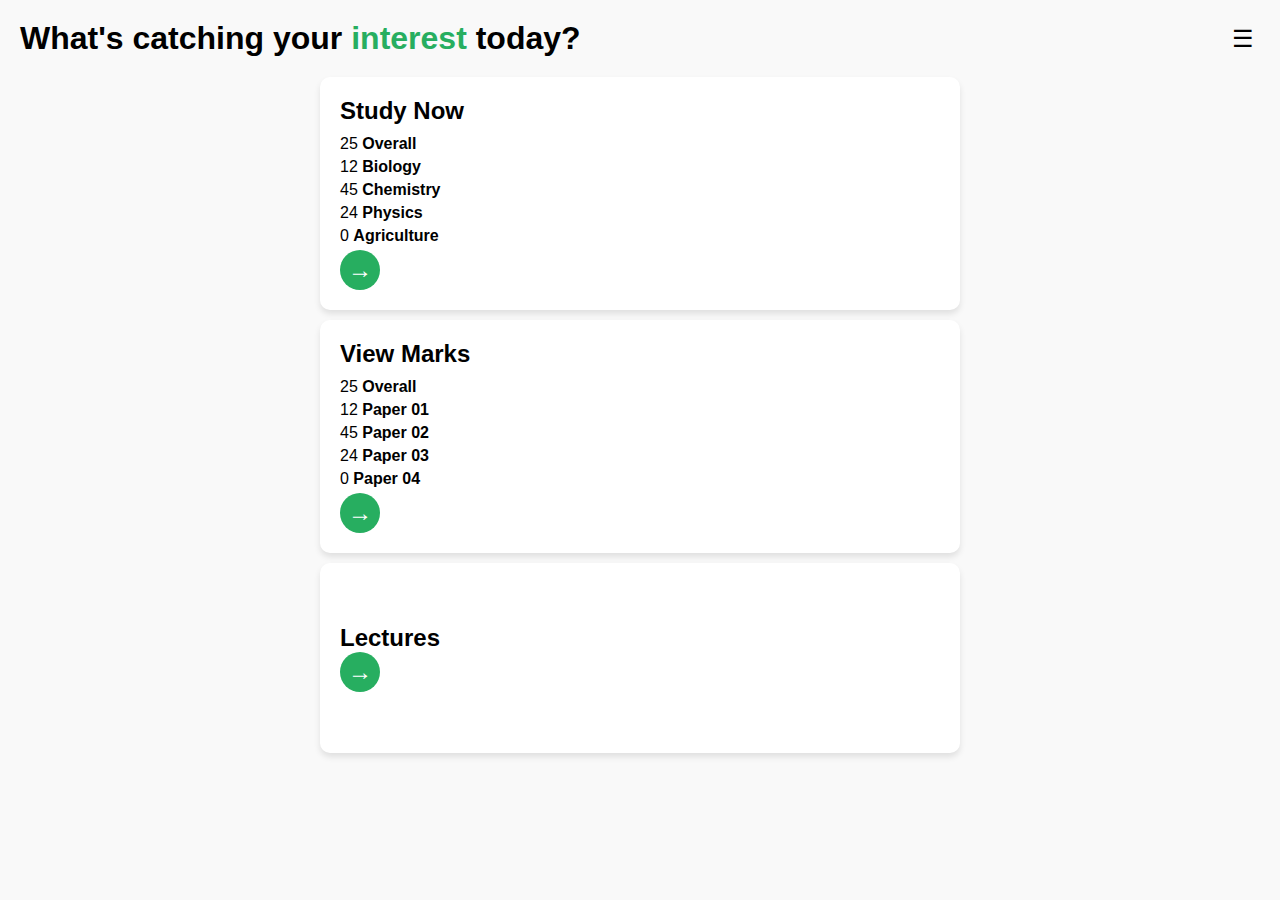
<file: index.html>
<!DOCTYPE html>
<html lang="en">
<head>
    <meta charset="UTF-8">
    <meta name="viewport" content="width=device-width, initial-scale=1.0">
    <title>Interest Page with Hamburger Menu</title>
    <link rel="stylesheet" href="styles.css">
</head>
<body>
    <div class="container">
        <header>
            <h1>What's catching your <span class="highlight">interest</span> today?</h1>
            <button class="hamburger-menu" id="menuButton">☰</button>
            <nav class="menu" id="navMenu">
                <ul>
                    <li><button class="nav-button">Home</button></li>
                    <li><button class="nav-button" onclick="gotoStudy()">Study</button></li>
                    <li><button class="nav-button" onclick="gotoLectures()">Lectures</button></li>
                    <li><button class="nav-button">Notifications</button></li>
                </ul>
            </nav>
        </header>
        
        
        <div class="card">
            <div class="content">
                <h2>Study Now</h2>
                <div class="details">
                    <p>25 <span>Overall</span></p>
                    <p>12 <span>Biology</span></p>
                    <p>45 <span>Chemistry</span></p>
                    <p>24 <span>Physics</span></p>
                    <p>0 <span>Agriculture</span></p>
                </div>
                <button class="navigate-button">→</button>
            </div>
        </div>
        <div class="card">
            <div class="content">
                <h2>View Marks</h2>
                <div class="details">
                    <p>25 <span>Overall</span></p>
                    <p>12 <span>Paper 01</span></p>
                    <p>45 <span>Paper 02</span></p>
                    <p>24 <span>Paper 03</span></p>
                    <p>0 <span>Paper 04</span></p>
                </div>
                <button class="navigate-button">→</button>
            </div>
        </div>
        <div class="card">
            <div class="content">
                <h2>Lectures</h2>
                <button class="navigate-button">→</button>
            </div>
        </div>
    </div>
    <script src="script.js"></script>
</body>
</html>
</file>
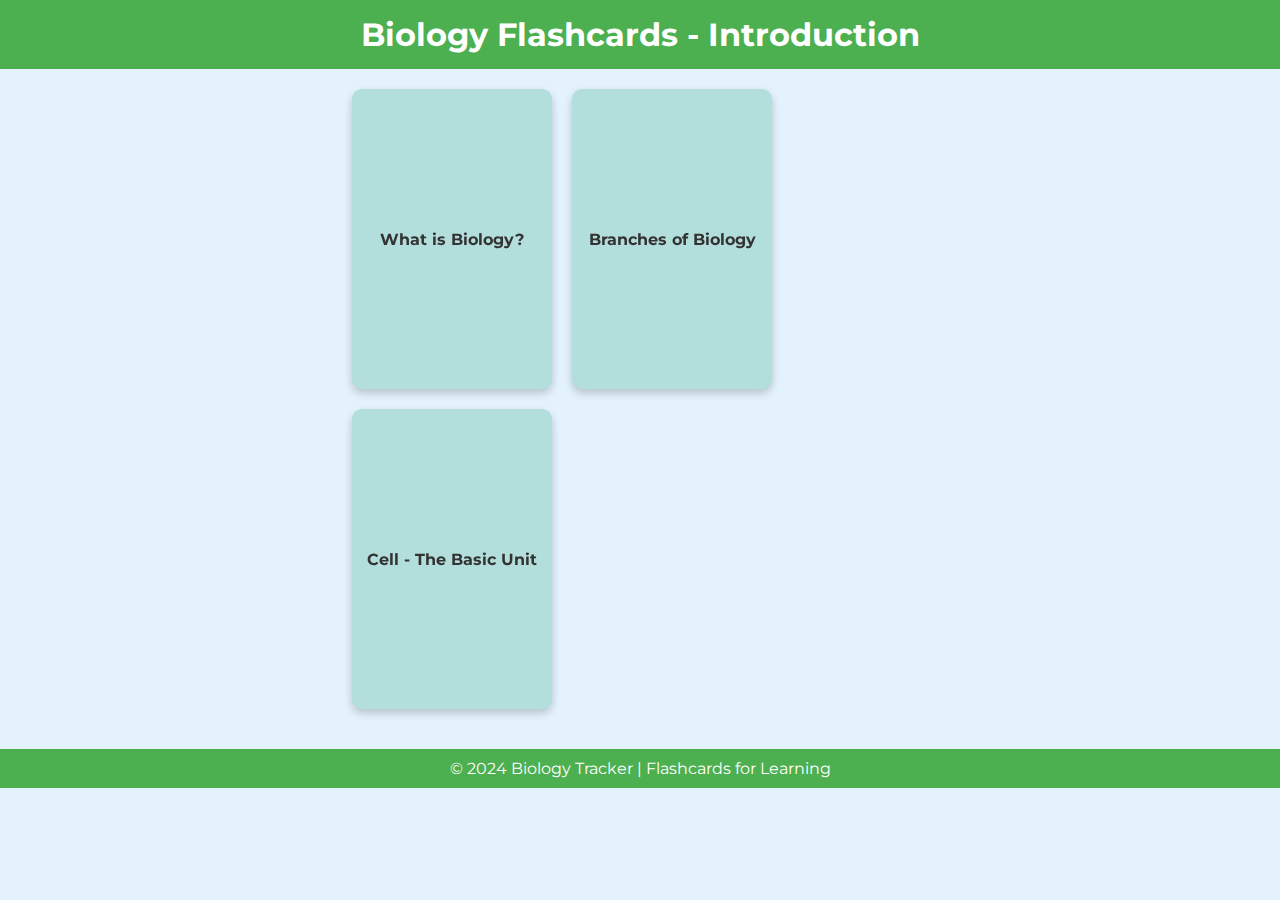
<file: flashcards-bio.html>
<!DOCTYPE html>
<html lang="en">
<head>
    <meta charset="UTF-8">
    <meta name="viewport" content="width=device-width, initial-scale=1.0">
    <title>Biology Flashcards - Introduction</title>
    <link rel="stylesheet" href="flashcards-bio.css">
    <link href="https://fonts.googleapis.com/css2?family=Montserrat:wght@400;700&display=swap" rel="stylesheet">
</head>
<body>
    <header>
        <h1>Biology Flashcards - Introduction</h1>
    </header>

    <main>
        <div class="flashcards-container">
            <!-- Flashcard 1 -->
            <div class="flashcard" onclick="flipCard(this)">
                <div class="flashcard-inner">
                    <div class="flashcard-front">
                        <p>What is Biology?</p>
                    </div>
                    <div class="flashcard-back">
                        <p>Biology is the scientific study of life and living organisms, including their structure, function, growth, evolution, and distribution.</p>
                    </div>
                </div>
            </div>

            <!-- Flashcard 2 -->
            <div class="flashcard" onclick="flipCard(this)">
                <div class="flashcard-inner">
                    <div class="flashcard-front">
                        <p>Branches of Biology</p>
                    </div>
                    <div class="flashcard-back">
                        <p>Key branches include botany (plants), zoology (animals), microbiology (microorganisms), and more.</p>
                    </div>
                </div>
            </div>

            <!-- Flashcard 3 -->
            <div class="flashcard" onclick="flipCard(this)">
                <div class="flashcard-inner">
                    <div class="flashcard-front">
                        <p>Cell - The Basic Unit</p>
                    </div>
                    <div class="flashcard-back">
                        <p>Cells are the basic structural and functional units of all living organisms.</p>
                    </div>
                </div>
            </div>

            <!-- Add more cards as needed -->
        </div>
    </main>

    <footer>
        <p>© 2024 Biology Tracker | Flashcards for Learning</p>
    </footer>

    <script src="flashcards.js"></script>
</body>
</html>
</file>
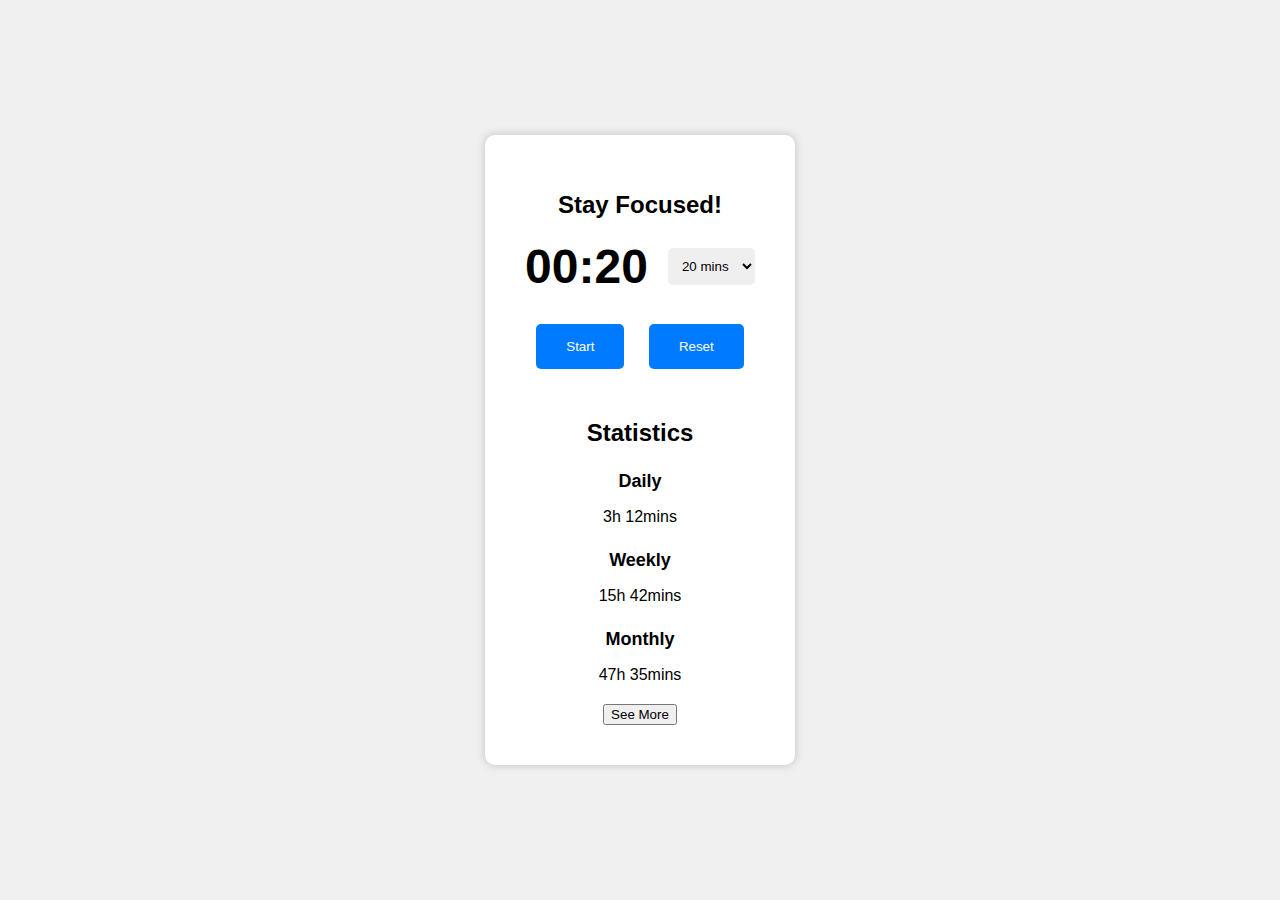
<file: focused.html>
<!DOCTYPE html>
<html lang="en">
<head>
    <meta charset="UTF-8">
    <meta name="viewport" content="width=device-width, initial-scale=1.0">
    <title>Focus Timer</title>
    <link rel="stylesheet" href="focused-styles.css">
</head>
<body>
    <div class="container">
        <h1>Stay Focused!</h1>
        <div class="timer-container">
            <div class="timer-display">
                <span id="minutes">20</span>:<span id="seconds">00</span>
            </div>
            <select id="timer-select">
                <option value="20">20 mins</option>
                <option value="30">30 mins</option>
                <option value="45">45 mins</option>
            </select>
        </div>
        <div class="buttons">
            <button id="start-pause">Start</button>
            <button id="reset">Reset</button>
        </div>
        <div class="statistics">
            <h2>Statistics</h2>
            <div class="stat-item">
                <h4>Daily</h4>
                <p id="daily-time">3h 12mins</p>
            </div>
            <div class="stat-item">
                <h4>Weekly</h4>
                <p id="weekly-time">15h 42mins</p>
            </div>
            <div class="stat-item">
                <h4>Monthly</h4>
                <p id="monthly-time">47h 35mins</p>
            </div>
            <button class="see-more-button" onclick="goToLeaderboard()">See More</button>

        </div>
    </div>
    <script src="focused.script.js"></script>
</body>
</html>
</file>
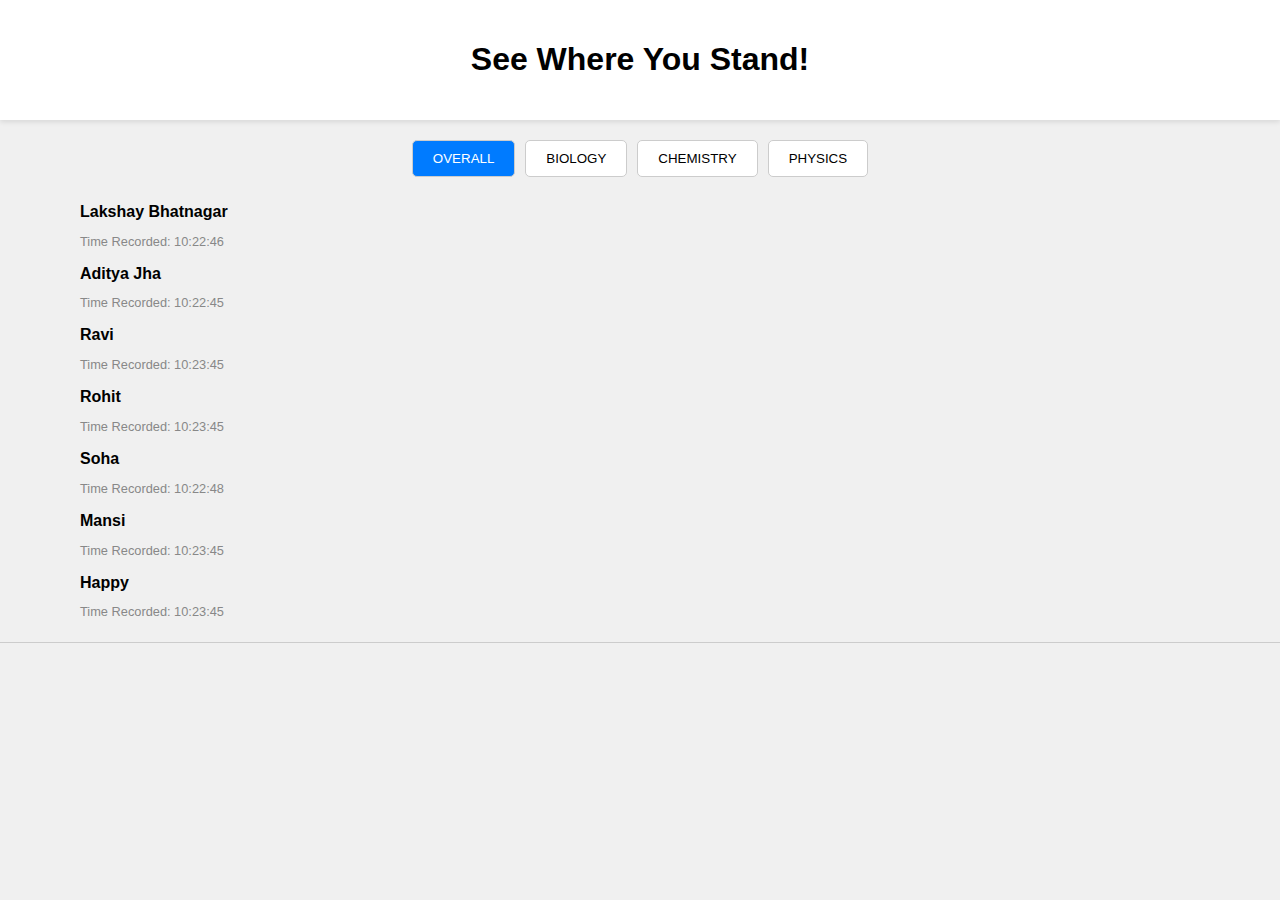
<file: leaderboard.html>
<!DOCTYPE html>
<html lang="en">
<head>
    <meta charset="UTF-8">
    <meta name="viewport" content="width=device-width, initial-scale=1.0">
    <title>See Where You Stand</title>
    <link rel="stylesheet" href="leaderboard.css">
</head>
<body>
    <header>
        <h1>See Where You Stand!</h1>
    </header>
    <main>
        <div class="tabs">
            <button class="tab active">OVERALL</button>
            <button class="tab">BIOLOGY</button>
            <button class="tab">CHEMISTRY</button>
            <button class="tab">PHYSICS</button>
        </div>
        <div class="ranking">
            <div class="rank"></div>
            <div class="user-info">
                <p class="username">Lakshay Bhatnagar</p>
                <p class="time-recorded">Time Recorded: 10:22:46</p>
                <p class="username">Aditya Jha</p>
                <p class="time-recorded">Time Recorded: 10:22:45</p>
                <p class="username">Ravi</p>
                <p class="time-recorded">Time Recorded: 10:23:45</p>
                <p class="username">Rohit</p>
                <p class="time-recorded">Time Recorded: 10:23:45</p>
                <p class="username">Soha</p>
                <p class="time-recorded">Time Recorded: 10:22:48</p>
                <p class="username">Mansi</p>
                <p class="time-recorded">Time Recorded: 10:23:45</p>
                <p class="username">Happy</p>
                <p class="time-recorded">Time Recorded: 10:23:45</p>
                
            </div>
            
        </div>
            </div>
            </div>
    </main>
    <script src="leaderboard.js"></script>
</body>
</html>
</file>
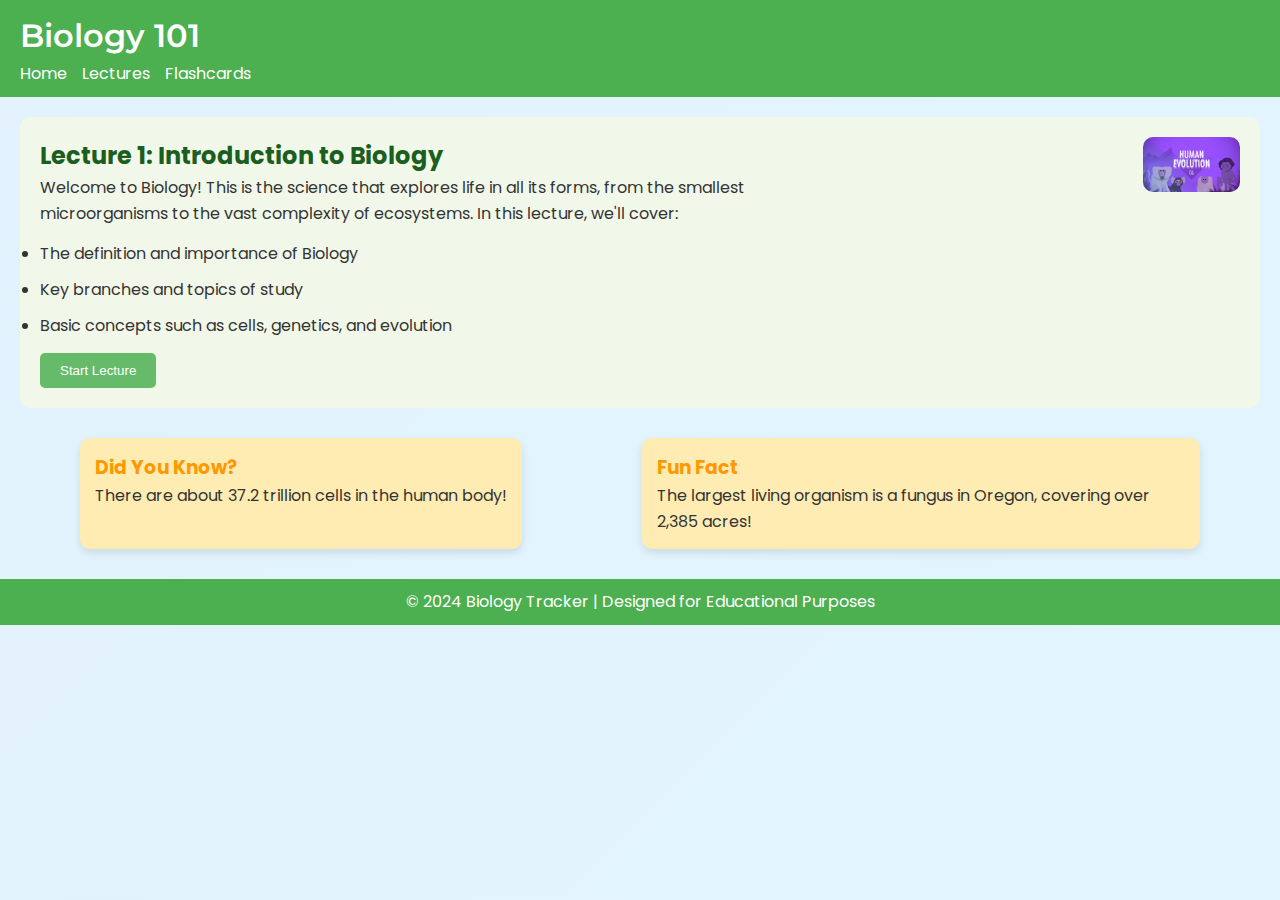
<file: lec1bio.html>
<!DOCTYPE html>
<html lang="en">
<head>
    <meta charset="UTF-8">
    <meta name="viewport" content="width=device-width, initial-scale=1.0">
    <title>Biology Lecture 1 - Introduction</title>
    <link rel="stylesheet" href="lec1bio.css">
    <link href="https://fonts.googleapis.com/css2?family=Montserrat:wght@400;600&family=Poppins:wght@300;700&display=swap" rel="stylesheet">
</head>
<body>
    <header>
        <div class="header-container">
            <h1>Biology 101</h1>
            <nav>
                <ul>
                    <li><a href="index.html">Home</a></li>
                    <li><a href="lectures.html">Lectures</a></li>
                    <li><a href="flashcards-bio.html">Flashcards</a></li>
                </ul>
            </nav>
        </div>
    </header>

    <main>
        <section class="intro-section">
            <div class="content-container">
                <h2>Lecture 1: Introduction to Biology</h2>
                <p>Welcome to Biology! This is the science that explores life in all its forms, from the smallest microorganisms to the vast complexity of ecosystems. In this lecture, we'll cover:</p>
                <ul class="lecture-points">
                    <li>The definition and importance of Biology</li>
                    <li>Key branches and topics of study</li>
                    <li>Basic concepts such as cells, genetics, and evolution</li>
                </ul>
                <button class="start-button">Start Lecture</button>
            </div>
            <div class="image-container">
                <img src="Rectangle 69.png" alt="Biology Illustration">
            </div>
        </section>

        <section class="highlight-section">
            <div class="highlight-card">
                <h3>Did You Know?</h3>
                <p>There are about 37.2 trillion cells in the human body!</p>
            </div>
            <div class="highlight-card">
                <h3>Fun Fact</h3>
                <p>The largest living organism is a fungus in Oregon, covering over 2,385 acres!</p>
            </div>
        </section>
    </main>

    <footer>
        <p>© 2024 Biology Tracker | Designed for Educational Purposes</p>
    </footer>
</body>
</html>
</file>
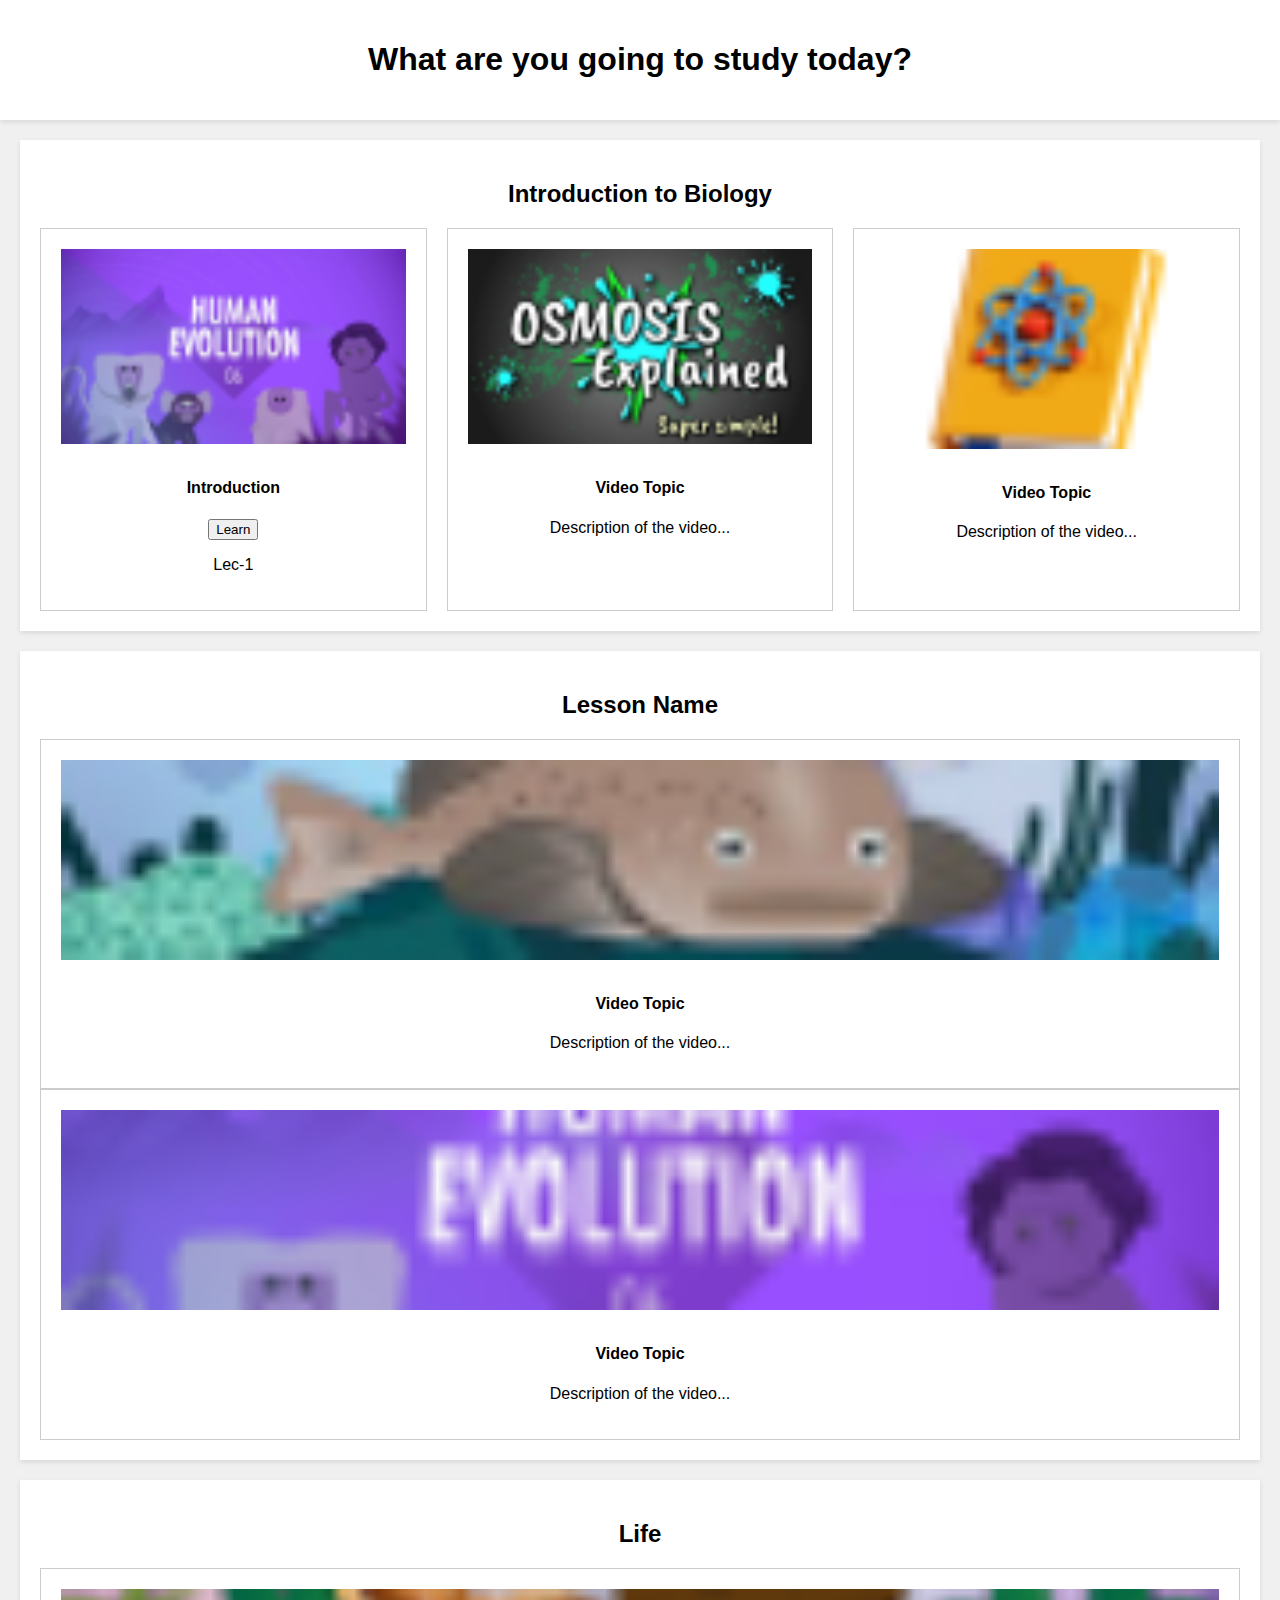
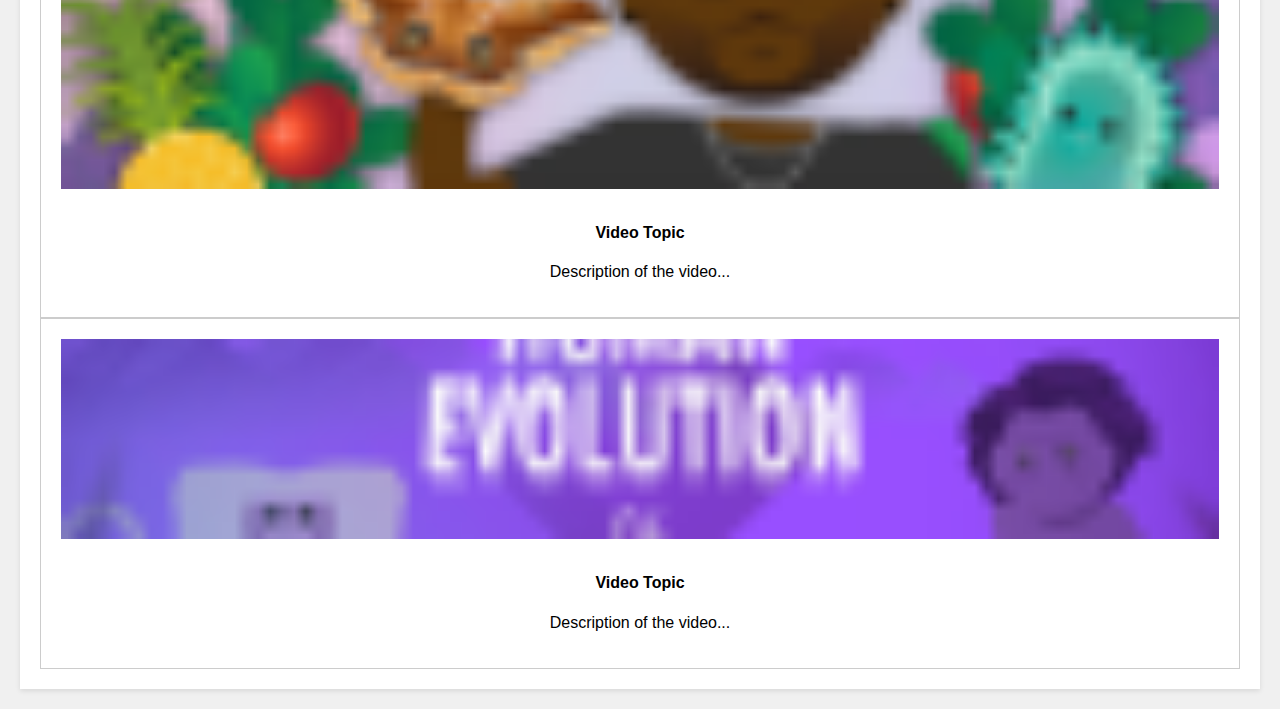
<file: lectures.html>
<!DOCTYPE html>
<html lang="en">
<head>
    <meta charset="UTF-8">
    <meta name="viewport" content="width=device-width, initial-scale=1.0">
    <title>Study Today</title>
    <link rel="stylesheet" href="lectures.css">
</head>
<body>
    <header>
        <h1>What are you going to study today?</h1>
    </header>
    <main>
        <section class="section">
            <h2>Introduction to Biology</h2>
            <div class="video-grid">
                <div class="video-card">
                    <img src="Rectangle 69.png" alt="Human Evolution">
                    <h4>Introduction</h4>
                    <button class="Open" onclick="goTolec1bio()">Learn</button>

                    <p>Lec-1</p>
                </div>
                <div class="video-card">
                    <img src="Rectangle 70.png" alt="Osmosis Explained">
                    <h4>Video Topic</h4>
                    <p>Description of the video...</p>
                </div>
                <div class="video-card">
                    <img src="Rectangle.png" alt="The L Hydrolic">
                    <h4>Video Topic</h4>
                    <p>Description of the video...</p>
                </div>
            </div>
        </section>
        <section class="section">
            <h2>Lesson Name</h2>
            <div class="video-grid">
                
                </div>
                <div class="video-card">
                    <img src="Rectangle779.png" alt="Osmosis Explained">
                    <h4>Video Topic</h4>
                    <p>Description of the video...</p>
                </div>
                <div class="video-card">
                    <img src="Rectangle 69.png" alt="The L Hydrolic">
                    <h4>Video Topic</h4>
                    <p>Description of the video...</p>
                </div>
        </section>
        <section class="section">
            <h2>Life</h2>
            <div class="video-grid">
            
                </div>
                <div class="video-card">
                    <img src="Rectangle669.png" alt="Osmosis Explained">
                    <h4>Video Topic</h4>
                    <p>Description of the video...</p>
                </div>
                <div class="video-card">
                    <img src="Rectangle 69.png" alt="The L Hydrolic">
                    <h4>Video Topic</h4>
                    <p>Description of the video...</p>
                </div>
        </section>
    </main>
    <script src="lectures.js"></script>
</body>
</html>
</file>
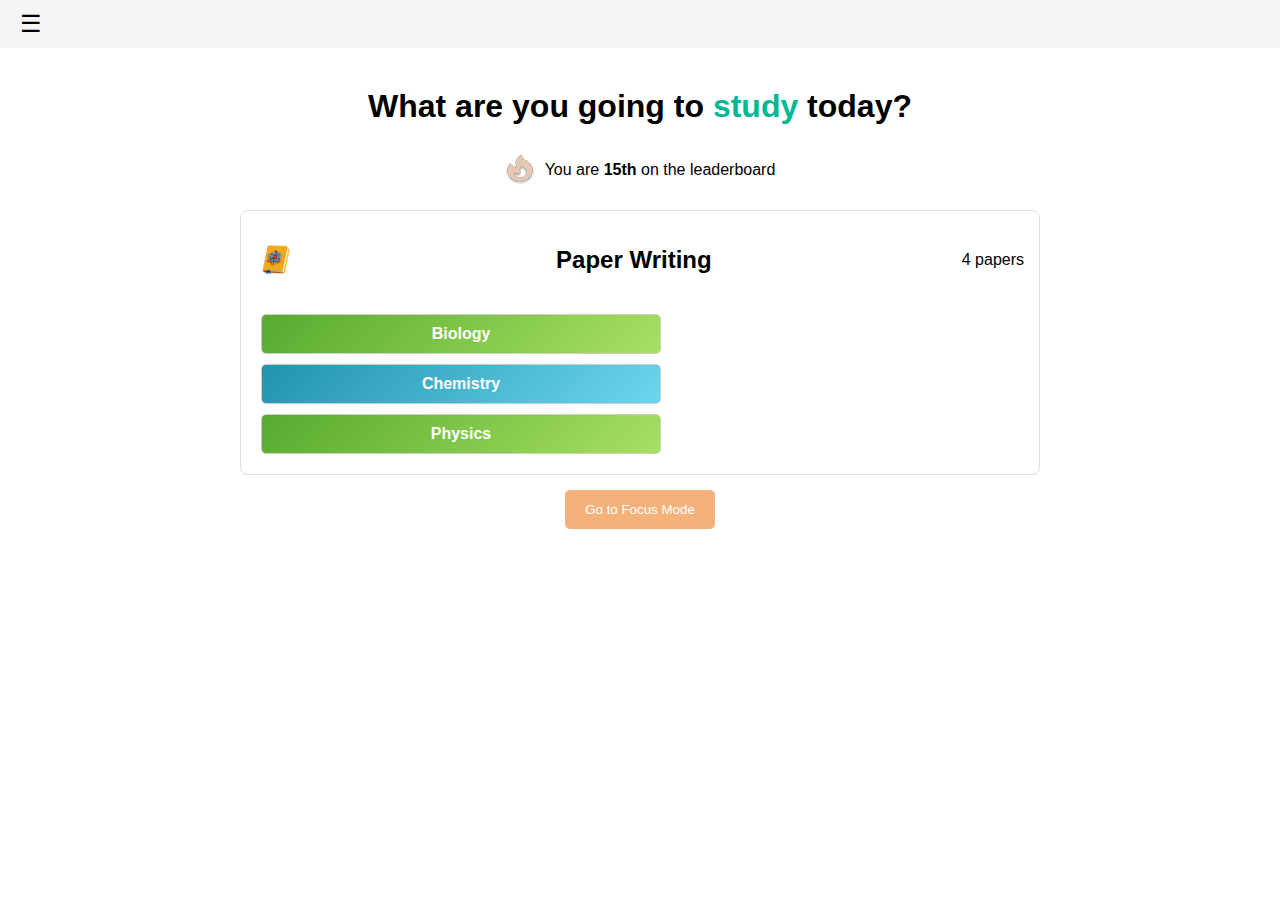
<file: paper-writing.html>
<!DOCTYPE html>
<html lang="en">
<head>
    <meta charset="UTF-8">
    <meta name="viewport" content="width=device-width, initial-scale=1.0">
    <title>Paper Writing</title>
    <link rel="stylesheet" href="paper-writing-styles.css">
</head>
<body>
    <header>
        <nav>
            <div class="hamburger-menu" id="hamburgerMenu">☰</div>
            <ul class="nav-links" id="navLinks">
                <li><a href="index.html">Home</a></li>
                <li><a href="study.html">Study</a></li>
                <li><a href="#">Favorite</a></li>
                <li><a href="#">Notification</a></li>
            </ul>
        </nav>
    </header>

    <main class="content">
        <h1>What are you going to <span class="highlight">study</span> today?</h1>
        <div class="leaderboard-info">
            <img src="Vector.png" alt="Leaderboard Icon" class="icon">
            <p>You are <strong>15th</strong> on the leaderboard</p>
        </div>
        <div class="subject-box">
            <div class="subject-title">
                <img src="Rectangle.png" alt="Paper Icon" class="subject-icon">
                <h2>Paper Writing</h2>
                <p>4 papers</p>
            </div>
            <div class="subject-options">
                <button class="option-button">Biology</button>
                <button class="option-button">Chemistry</button>
                <div class="physics-dropdown">
                    <button class="option-button">Physics</button>
                    <div class="dropdown-content">
                        <label for="choosePaper">Choose a Paper:</label>
                        <select id="choosePaper">
                            <option value="paper1">Paper 1</option>
                            <option value="paper2">Paper 2</option>
                        </select>
                        <input type="text" placeholder="Other">
                        <button class="done-button">Done</button>
                    </div>
                </div>
            </div>
        </div>
        <button class="focus-mode-button">Go to Focus Mode</button>
    </main>

    <script src="paper-writing-script.js"></script>
</body>
</html>
</file>
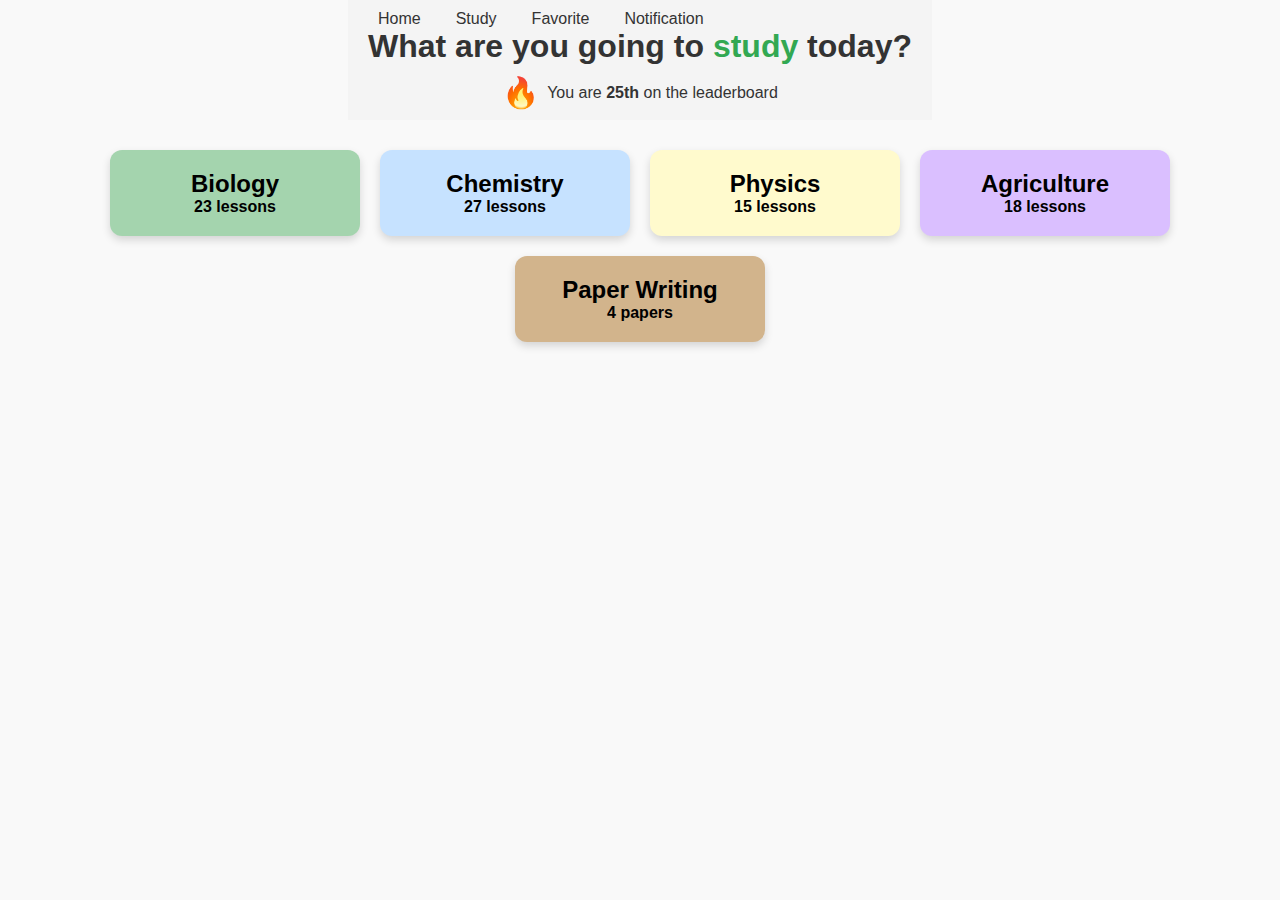
<file: study.html>
<!DOCTYPE html>
<html lang="en">
<head>
    <meta charset="UTF-8">
    <meta name="viewport" content="width=device-width, initial-scale=1.0">
    <title>Study Page</title>
    <link rel="stylesheet" href="study-styles.css">
</head>
<body>
    <header>
        
        <nav>
            <div class="hamburger-menu" id="hamburgerMenu">☰</div>
            <ul class="nav-links" id="navLinks">
                <li><a href="index.html">Home</a></li>
                <li><a href="study.html">Study</a></li>
                <li><a href="#">Favorite</a></li>
                <li><a href="#">Notification</a></li>
            </ul>
        </nav>
        <h1>What are you going to <span class="highlight">study</span> today?</h1>
        
        <div class="leaderboard">
            <span class="icon">🔥</span>
            <p>You are <strong>25th</strong> on the leaderboard</p>
        </div>
    </header>
    <main>
        <a href="lectures.html" class="subject-card" style="background-color: #A4D4AE;">
            <h2>Biology</h2>
            <p>23 lessons</p>
        </a>
        <a href="chemistry.html" class="subject-card" style="background-color: #C6E2FF;">
            <h2>Chemistry</h2>
            <p>27 lessons</p>
        </a>
        <a href="physics.html" class="subject-card" style="background-color: #FFFACD;">
            <h2>Physics</h2>
            <p>15 lessons</p>
        </a>
        <a href="agriculture.html" class="subject-card" style="background-color: #DABFFF;">
            <h2>Agriculture</h2>
            <p>18 lessons</p>
        </a>
        <a href="paper-writing.html" class="subject-card" style="background-color: #D2B48C;">
            <h2>Paper Writing</h2>
            <p>4 papers</p>
        </a>
    </main>
    

    <script src="study-script.js"></script>
</body>
</html>
</file>
<file: styles.css>
body {
    font-family: Arial, sans-serif;
    margin: 0;
    padding: 0;
    background: #f9f9f9;
}

.container {
    max-width: 100%;
    margin: 0 auto;
    padding: 20px;
}

header {
    display: flex;
    justify-content: space-between;
    align-items: center;
    margin-bottom: 20px;
}

header h1 {
    text-align: center; /* Centers text within the h1 element */
    margin: 0;
}

.highlight {
    color: #27ae60;
}

.hamburger-menu {
    background: none;
    border: none;
    font-size: 24px;
    cursor: pointer;
}

.menu {
    display: none;
    position: absolute;
    top: 50px;
    right: 20px;
    background: white;
    border: 1px solid #ccc;
    border-radius: 5px;
    box-shadow: 0 4px 6px rgba(0, 0, 0, 0.1);
    padding: 10px;
    z-index: 1000;
}

.menu ul {
    list-style: none;
    margin: 0;
    padding: 0;
}

.menu li {
    margin: 5px 0;
}

.nav-button {
    background: none;
    border: none;
    cursor: pointer;
    padding: 5px;
    font-size: 14px;
}

.nav-button:hover {
    color: #27ae60;
}

.card {
    background: white;
    border-radius: 10px;
    box-shadow: 0 4px 6px rgba(0, 0, 0, 0.1);
    margin-bottom: 20px;
    padding: 20px;
    display: flex;
    flex-direction: column;
    align-items: flex-start;
    justify-content: space-between;
    min-height: 150px;
    width: 100%;
    max-width: 600px; /* Adjust this value as needed */
    margin: 10px auto;
}

.content h2 {
    margin: 0;
    font-size: 24px; /* Increased font size */
}

.details {
    margin-top: 10px;
    font-size: 16px; /* Increased font size */
}

.details p {
    margin: 5px 0;
}

.details span {
    font-weight: bold;
}

.navigate-button {
    background: #27ae60;
    color: white;
    border: none;
    border-radius: 50%;
    width: 40px;
    height: 40px;
    font-size: 24px;
    cursor: pointer;
    align-self: flex-end;
}

@media (min-width: 768px) {
    .card {
        flex-direction: row;
        align-items: center;
        justify-content: space-between;
    }
}
</file>
<file: flashcards-bio.css>
* {
    margin: 0;
    padding: 0;
    box-sizing: border-box;
}

body {
    font-family: 'Montserrat', sans-serif;
    display: flex;
    flex-direction: column;
    align-items: center;
    justify-content: center;
    background: #e3f2fd;
    color: #333;
}

header {
    background: #4CAF50;
    width: 100%;
    padding: 15px;
    text-align: center;
    color: white;
}

main {
    display: flex;
    flex-wrap: wrap;
    justify-content: center;
    padding: 20px;
    gap: 15px;
}

.flashcards-container {
    display: flex;
    flex-wrap: wrap;
    gap: 20px;
    max-width: 90%;
}

.flashcard {
    width: 200px;
    height: 300px;
    perspective: 1000px;
    cursor: pointer;
}

.flashcard-inner {
    width: 100%;
    height: 100%;
    text-align: center;
    transition: transform 0.6s;
    transform-style: preserve-3d;
    position: relative;
}

.flashcard-front,
.flashcard-back {
    position: absolute;
    width: 100%;
    height: 100%;
    backface-visibility: hidden;
    display: flex;
    align-items: center;
    justify-content: center;
    border-radius: 10px;
    padding: 10px;
    box-shadow: 0 4px 8px rgba(0, 0, 0, 0.2);
}

.flashcard-front {
    background: #b2dfdb;
    font-weight: bold;
}

.flashcard-back {
    background: #ffcc80;
    transform: rotateY(180deg);
}

.flashcard-inner.flipped {
    transform: rotateY(180deg);
}

footer {
    margin-top: 20px;
    background: #4CAF50;
    width: 100%;
    padding: 10px 0;
    text-align: center;
    color: white;
}
</file>
<file: focused-styles.css>
body {
    font-family: Arial, sans-serif;
    background-color: #f0f0f0;
    display: flex;
    justify-content: center;
    align-items: center;
    height: 100vh;
    margin: 0;
}

.container {
    background-color: #fff;
    padding: 40px;
    border-radius: 10px;
    box-shadow: 0px 0px 10px rgba(0, 0, 0, 0.2);
    text-align: center;
}

h1 {
    font-size: 24px;
    margin-bottom: 20px;
}

.timer-container {
    display: flex;
    justify-content: center;
    align-items: center;
    margin-bottom: 20px;
}

.timer-display {
    font-size: 48px;
    font-weight: bold;
    margin-right: 20px;
}

select {
    padding: 10px;
    border-radius: 5px;
    border: none;
}

.buttons button {
    padding: 15px 30px;
    background-color: #007bff;
    color: #fff;
    border: none;
    border-radius: 5px;
    margin: 10px;
    cursor: pointer;
}

.statistics {
    margin-top: 40px;
}

.stat-item {
    text-align: center;
    margin-bottom: 20px;
}

.stat-item h4 {
    font-size: 18px;
    margin-bottom: 10px;
}

.stat-item p {
    font-size: 16px;
}

#see-more {
    background-color: #ccc;
    color: #000;
}
</file>
<file: leaderboard.css>
body {
    font-family: Arial, sans-serif;
    margin: 0;
    padding: 0;
    background-color: #f0f0f0;
}

header {
    text-align: center;
    padding: 20px;
    background-color: #fff;
    box-shadow: 0px 2px 5px rgba(0, 0, 0, 0.1);
}

.tabs {
    display: flex;
    justify-content: center;
    margin-top: 20px;
}

.tab {
    padding: 10px 20px;
    border: 1px solid #ccc;
    border-radius: 5px;
    background-color: #fff;
    cursor: pointer;
    margin: 0 5px;
}

.tab.active {
    background-color: #007bff;
    color: #fff;
}
.user-info {
    text-align: left; /* Align user information to the left */
}

.username {
    font-weight: bold;
    margin-bottom: 5px;
}

.time-recorded {
    color: #888;
    font-size: 0.8em;
}

.rankings {
    display: flex;
    flex-direction: column;
    align-items: center;
    margin-top: 20px;
}

.ranking {
    display: flex;
    align-items: center;
    padding: 10px;
    border-bottom: 1px solid #ccc;
}

.rank {
    width: 50px;
    text-align: right;
    margin-right: 20px;
}

.info p:first-child {
    font-weight: bold;
}

.info p:last-child {
    color: #888;
}

/* Add more styles as needed to customize the appearance */
</file>
<file: lec1bio.css>
* {
    margin: 0;
    padding: 0;
    box-sizing: border-box;
}

body {
    font-family: 'Poppins', sans-serif;
    line-height: 1.6;
    background: linear-gradient(135deg, #e3f2fd, #e1f5fe);
    color: #333;
}

header {
    background-color: #4CAF50;
    padding: 10px 20px;
    color: white;
    display: flex;
    justify-content: space-between;
    align-items: center;
}

header h1 {
    font-family: 'Montserrat', sans-serif;
    font-weight: 600;
}

nav ul {
    display: flex;
    list-style: none;
}

nav ul li {
    margin-right: 15px;
}

nav ul li a {
    color: white;
    text-decoration: none;
    transition: color 0.3s;
}

nav ul li a:hover {
    color: #e0f7fa;
}

.intro-section {
    display: flex;
    justify-content: space-between;
    padding: 20px;
    margin: 20px;
    background: #f1f8e9;
    border-radius: 10px;
}

.intro-section .content-container {
    max-width: 60%;
}

.intro-section h2 {
    color: #1b5e20;
}

.lecture-points {
    margin: 15px 0;
}

.lecture-points li {
    margin-bottom: 10px;
}

.start-button {
    padding: 10px 20px;
    background: #66bb6a;
    color: white;
    border: none;
    border-radius: 5px;
    cursor: pointer;
    transition: background 0.3s;
}

.start-button:hover {
    background: #43a047;
}

.image-container img {
    max-width: 100%;
    height: auto;
    border-radius: 10px;
}

.highlight-section {
    display: flex;
    justify-content: space-around;
    margin: 30px 20px;
}

.highlight-card {
    background: #ffecb3;
    padding: 15px;
    border-radius: 10px;
    box-shadow: 0 4px 8px rgba(0, 0, 0, 0.1);
    max-width: 45%;
}

.highlight-card h3 {
    color: #ff9800;
}

footer {
    background: #4CAF50;
    color: white;
    padding: 10px 0;
    text-align: center;
    margin-top: 20px;
}
</file>
<file: lectures.css>
body {
    font-family: Arial, sans-serif;
    margin: 0;
    padding: 0;
    background-color: #f0f0f0;
}

header {
    text-align: center;
    padding: 20px;
    background-color: #fff;
    box-shadow: 0px 2px 5px rgba(0, 0, 0, 0.1);
}

.section {
    margin: 20px;
    background-color: #fff;
    padding: 20px;
    box-shadow: 0px 2px 5px rgba(0, 0, 0, 0.1);
}

.section h2 {
    text-align: center;
    margin-bottom: 20px;
}

.video-grid {
    display: grid;
    grid-template-columns: repeat(3, 1fr);
    gap: 20px;
}

.video-card {
    border: 1px solid #ccc;
    padding: 20px;
    text-align: center;
}

.video-card img {
    width: 100%;
    max-height: 200px;
    object-fit: cover;
    margin-bottom: 10px;
}
</file>
<file: paper-writing-styles.css>
/* General Styles */
body {
    font-family: 'Arial', sans-serif;
    margin: 0;
    padding: 0;
    box-sizing: border-box;
}

header {
    padding: 10px 20px;
    background-color: #f4f4f4;
}

.hamburger-menu {
    font-size: 24px;
    cursor: pointer;
    display: block;
}

.nav-links {
    list-style: none;
    padding: 0;
    margin: 0;
    display: none;
}

.nav-links li {
    margin: 5px 0;
}

.nav-links a {
    text-decoration: none;
    color: #333;
    padding: 5px 10px;
    display: block;
}

.content {
    padding: 20px;
    max-width: 800px;
    margin: auto;
    text-align: center;
}

h1 {
    margin: 20px 0;
    font-size: 2em;
}

.highlight {
    color: #00b894;
}

.leaderboard-info {
    display: flex;
    align-items: center;
    justify-content: center;
    margin: 15px 0;
}

.icon {
    width: 30px;
    height: 30px;
    margin-right: 10px;
}

.subject-box {
    border: 1px solid #ddd;
    padding: 15px;
    margin: 15px 0;
    border-radius: 8px;
    text-align: left;
}

.subject-title {
    display: flex;
    align-items: center;
    justify-content: space-between;
}

.subject-icon {
    width: 40px;
    height: 40px;
    margin-right: 10px;
}

.subject-options {
    margin-top: 15px;
}
/* Enhanced button styles */
/* Enhanced button styles with increased width */
.option-button {
    padding: 15px 50px; /* Increased padding for a wider button */
    margin: 10px;
    border: none;
    color: white;
    border-radius: 10px;
    cursor: pointer;
    transition: all 0.3s ease-in-out;
    font-weight: bold;
    font-size: 16px;
    width: 80%; /* Set width to make buttons wider */
    max-width: 400px; /* Optional: Maximum width for responsiveness */
}

/* Different gradient backgrounds for buttons */
.option-button:nth-child(1) {
    background: linear-gradient(135deg, #56ab2f, #a8e063); /* Green gradient for Biology */
}

.option-button:nth-child(2) {
    background: linear-gradient(135deg, #2193b0, #6dd5ed); /* Blue gradient for Chemistry */
}

.option-button:nth-child(3) {
    background: linear-gradient(135deg, #ff9a9e, #fad0c4); /* Pink gradient for Physics */
}

/* Hover effects */
.option-button:hover {
    transform: translateY(-3px);
    box-shadow: 0 4px 15px rgba(0, 0, 0, 0.2);
    filter: brightness(1.1);
}

/* Click effect (optional) */
.option-button:active {
    transform: scale(0.98);
    box-shadow: 0 2px 8px rgba(0, 0, 0, 0.2);
}

/* Hover effects */
.option-button:hover {
    transform: translateY(-3px);
    box-shadow: 0 4px 15px rgba(0, 0, 0, 0.2);
    filter: brightness(1.1);
}

/* Click effect (optional) */
.option-button:active {
    transform: scale(0.98);
    box-shadow: 0 2px 8px rgba(0, 0, 0, 0.2);
}


.option-button {
    padding: 10px 15px;
    margin: 5px;
    border: 1px solid #ccc;
    background-color: #f9f9f9;
    cursor: pointer;
    border-radius: 5px;
    transition: background-color 0.3s;
}

.option-button:hover {
    background-color: #e0e0e0;
}

.physics-dropdown .dropdown-content {
    display: none;
    flex-direction: column;
    padding: 10px;
    border: 1px solid #ccc;
    margin-top: 5px;
    border-radius: 5px;
}

.focus-mode-button {
    padding: 12px 20px;
    background-color: #f3b27a;
    color: white;
    border: none;
    border-radius: 5px;
    cursor: pointer;
}

.focus-mode-button:hover {
    background-color: #e89b5f;
}
</file>
<file: study-styles.css>
/* Reset styles */
body, h1, h2, p, a, button {
    margin: 0;
    padding: 0;
    box-sizing: border-box;
    font-family: 'Arial', sans-serif;
    text-decoration: none;
}

/* Body styles */
body {
    display: flex;
    flex-direction: column;
    align-items: center;
    background-color: #f9f9f9;
    padding: 20px;
    color: #333;
}

/* Header styles */
header {
    text-align: center;
    margin-bottom: 30px;
}

header .highlight {
    color: #32a852; /* Highlight color for 'study' */
    font-weight: bold;
}

header .leaderboard {
    display: flex;
    align-items: center;
    justify-content: center;
    margin-top: 10px;
    font-size: 16px;
}

header .leaderboard .icon {
    font-size: 30px;
    margin-right: 8px;
}
/* General Styles */
body, ul, li, a {
    margin: 0;
    padding: 0;
    box-sizing: border-box;
    font-family: 'Arial', sans-serif;
}

header {
    padding: 10px 20px;
    background-color: #f4f4f4;
    position: relative;
}

/* Hamburger Menu */
.hamburger-menu {
    font-size: 24px;
    cursor: pointer;
    display: none; /* Hidden on larger screens */
}

.nav-links {
    list-style: none;
    display: flex;
    gap: 15px;
}

.nav-links li {
    display: inline;
}

.nav-links a {
    text-decoration: none;
    color: #333;
    padding: 5px 10px;
    border-radius: 5px;
    transition: background-color 0.3s;
}

.nav-links a:hover {
    background-color: #e0e0e0;
}

/* Responsive Styles for Hamburger Menu */
@media (max-width: 768px) {
    .hamburger-menu {
        display: block;
    }

    .nav-links {
        display: none;
        flex-direction: column;
        background-color: #fff;
        position: absolute;
        top: 50px;
        right: 20px;
        padding: 15px;
        border-radius: 8px;
        box-shadow: 0 4px 8px rgba(0, 0, 0, 0.1);
    }

    .nav-links.show {
        display: flex;
    }

    .nav-links li {
        margin: 10px 0;
    }
}


/* Subject card styles */
main {
    display: flex;
    flex-wrap: wrap;
    gap: 20px;
    justify-content: center;
    width: 100%;
    max-width: 1200px;
}

.subject-card {
    width: 250px;
    padding: 20px;
    border-radius: 12px;
    box-shadow: 0 4px 8px rgba(0, 0, 0, 0.15);
    text-align: center;
    color: #000;
    transition: transform 0.2s, box-shadow 0.2s;
    font-weight: bold;
}

.subject-card:hover {
    transform: translateY(-5px);
    box-shadow: 0 6px 12px rgba(0, 0, 0, 0.25);
    cursor: pointer;
}

/* Bottom navigation */
.bottom-nav {
    display: flex;
    justify-content: space-around;
    width: 100%;
    max-width: 600px;
    margin-top: 40px;
}

.nav-button {
    padding: 12px 24px;
    border: none;
    border-radius: 20px;
    background-color: #ccc;
    cursor: pointer;
    transition: background-color 0.2s;
    font-size: 14px;
}

.nav-button:hover {
    background-color: #aaa;
}
</file>
